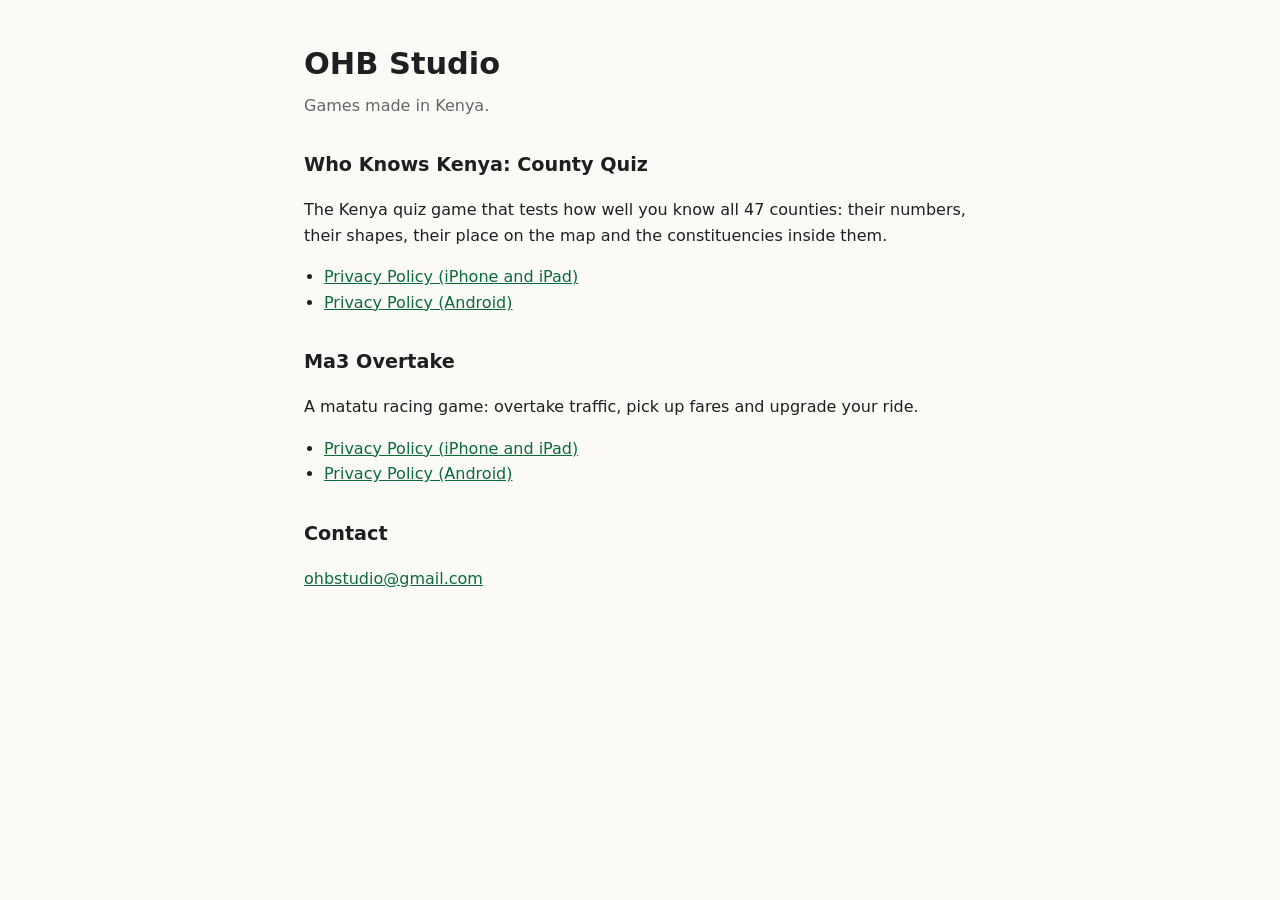
<file: index.html>
<!doctype html>
<html lang="en">
<head>
<meta charset="utf-8">
<meta name="viewport" content="width=device-width, initial-scale=1">
<title>OHB Studio</title>
<link rel="stylesheet" href="style.css">
</head>
<body>
<main>
<h1>OHB Studio</h1>
<p class="meta">Games made in Kenya.</p>

<h2>Who Knows Kenya: County Quiz</h2>
<p>The Kenya quiz game that tests how well you know all 47 counties: their numbers, their shapes, their place on the map and the constituencies inside them.</p>
<ul>
  <li><a href="privacy/">Privacy Policy (iPhone and iPad)</a></li>
  <li><a href="privacy/android/">Privacy Policy (Android)</a></li>
</ul>

<h2>Ma3 Overtake</h2>
<p>A matatu racing game: overtake traffic, pick up fares and upgrade your ride.</p>
<ul>
  <li><a href="policies/ma3-overtake/">Privacy Policy (iPhone and iPad)</a></li>
  <li><a href="policies/ma3-overtake/android/">Privacy Policy (Android)</a></li>
</ul>

<h2>Contact</h2>
<p><a href="mailto:ohbstudio@gmail.com">ohbstudio@gmail.com</a></p>
</main>
</body>
</html>
</file>
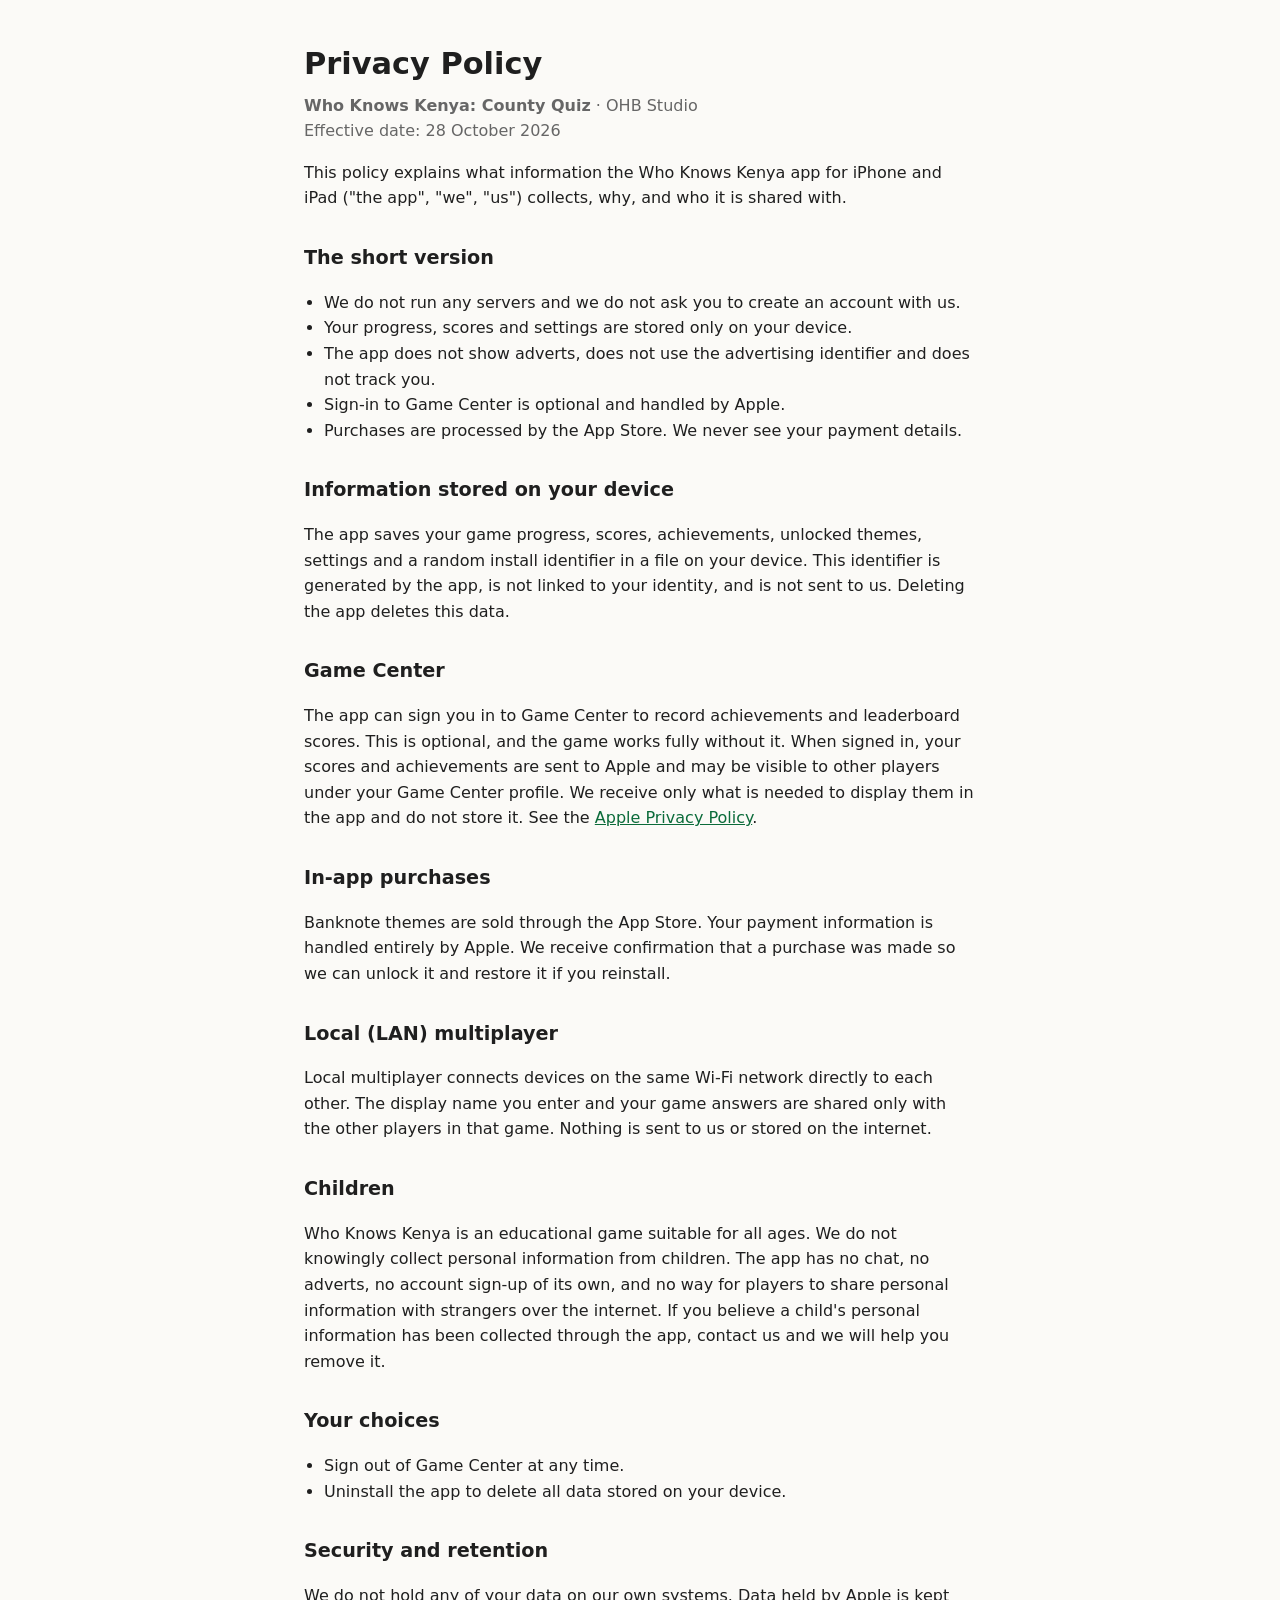
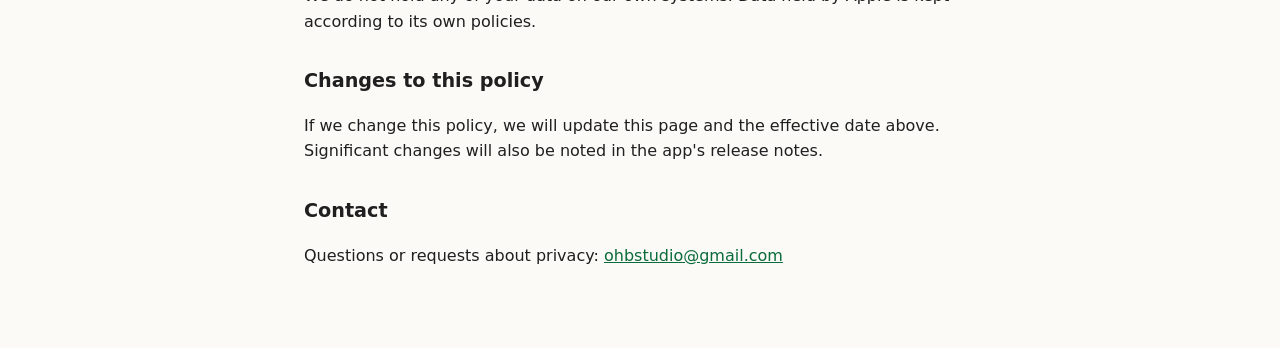
<file: privacy/index.html>
<!doctype html>
<html lang="en">
<head>
<meta charset="utf-8">
<meta name="viewport" content="width=device-width, initial-scale=1">
<title>Privacy Policy – Who Knows Kenya</title>
<link rel="stylesheet" href="../style.css">
</head>
<body>
<main>
<h1>Privacy Policy</h1>
<p class="meta"><strong>Who Knows Kenya: County Quiz</strong> · OHB Studio<br>Effective date: 28 October 2026</p>

<p>This policy explains what information the Who Knows Kenya app for iPhone and iPad ("the app", "we", "us") collects, why, and who it is shared with.</p>

<h2>The short version</h2>
<ul>
  <li>We do not run any servers and we do not ask you to create an account with us.</li>
  <li>Your progress, scores and settings are stored only on your device.</li>
  <li>The app does not show adverts, does not use the advertising identifier and does not track you.</li>
  <li>Sign-in to Game Center is optional and handled by Apple.</li>
  <li>Purchases are processed by the App Store. We never see your payment details.</li>
</ul>

<h2>Information stored on your device</h2>
<p>The app saves your game progress, scores, achievements, unlocked themes, settings and a random install identifier in a file on your device. This identifier is generated by the app, is not linked to your identity, and is not sent to us. Deleting the app deletes this data.</p>

<h2>Game Center</h2>
<p>The app can sign you in to Game Center to record achievements and leaderboard scores. This is optional, and the game works fully without it. When signed in, your scores and achievements are sent to Apple and may be visible to other players under your Game Center profile. We receive only what is needed to display them in the app and do not store it. See the <a href="https://www.apple.com/legal/privacy/">Apple Privacy Policy</a>.</p>

<h2>In-app purchases</h2>
<p>Banknote themes are sold through the App Store. Your payment information is handled entirely by Apple. We receive confirmation that a purchase was made so we can unlock it and restore it if you reinstall.</p>

<h2>Local (LAN) multiplayer</h2>
<p>Local multiplayer connects devices on the same Wi-Fi network directly to each other. The display name you enter and your game answers are shared only with the other players in that game. Nothing is sent to us or stored on the internet.</p>

<h2>Children</h2>
<p>Who Knows Kenya is an educational game suitable for all ages. We do not knowingly collect personal information from children. The app has no chat, no adverts, no account sign-up of its own, and no way for players to share personal information with strangers over the internet. If you believe a child's personal information has been collected through the app, contact us and we will help you remove it.</p>

<h2>Your choices</h2>
<ul>
  <li>Sign out of Game Center at any time.</li>
  <li>Uninstall the app to delete all data stored on your device.</li>
</ul>

<h2>Security and retention</h2>
<p>We do not hold any of your data on our own systems. Data held by Apple is kept according to its own policies.</p>

<h2>Changes to this policy</h2>
<p>If we change this policy, we will update this page and the effective date above. Significant changes will also be noted in the app's release notes.</p>

<h2>Contact</h2>
<p>Questions or requests about privacy: <a href="mailto:ohbstudio@gmail.com">ohbstudio@gmail.com</a></p>
</main>
</body>
</html>
</file>
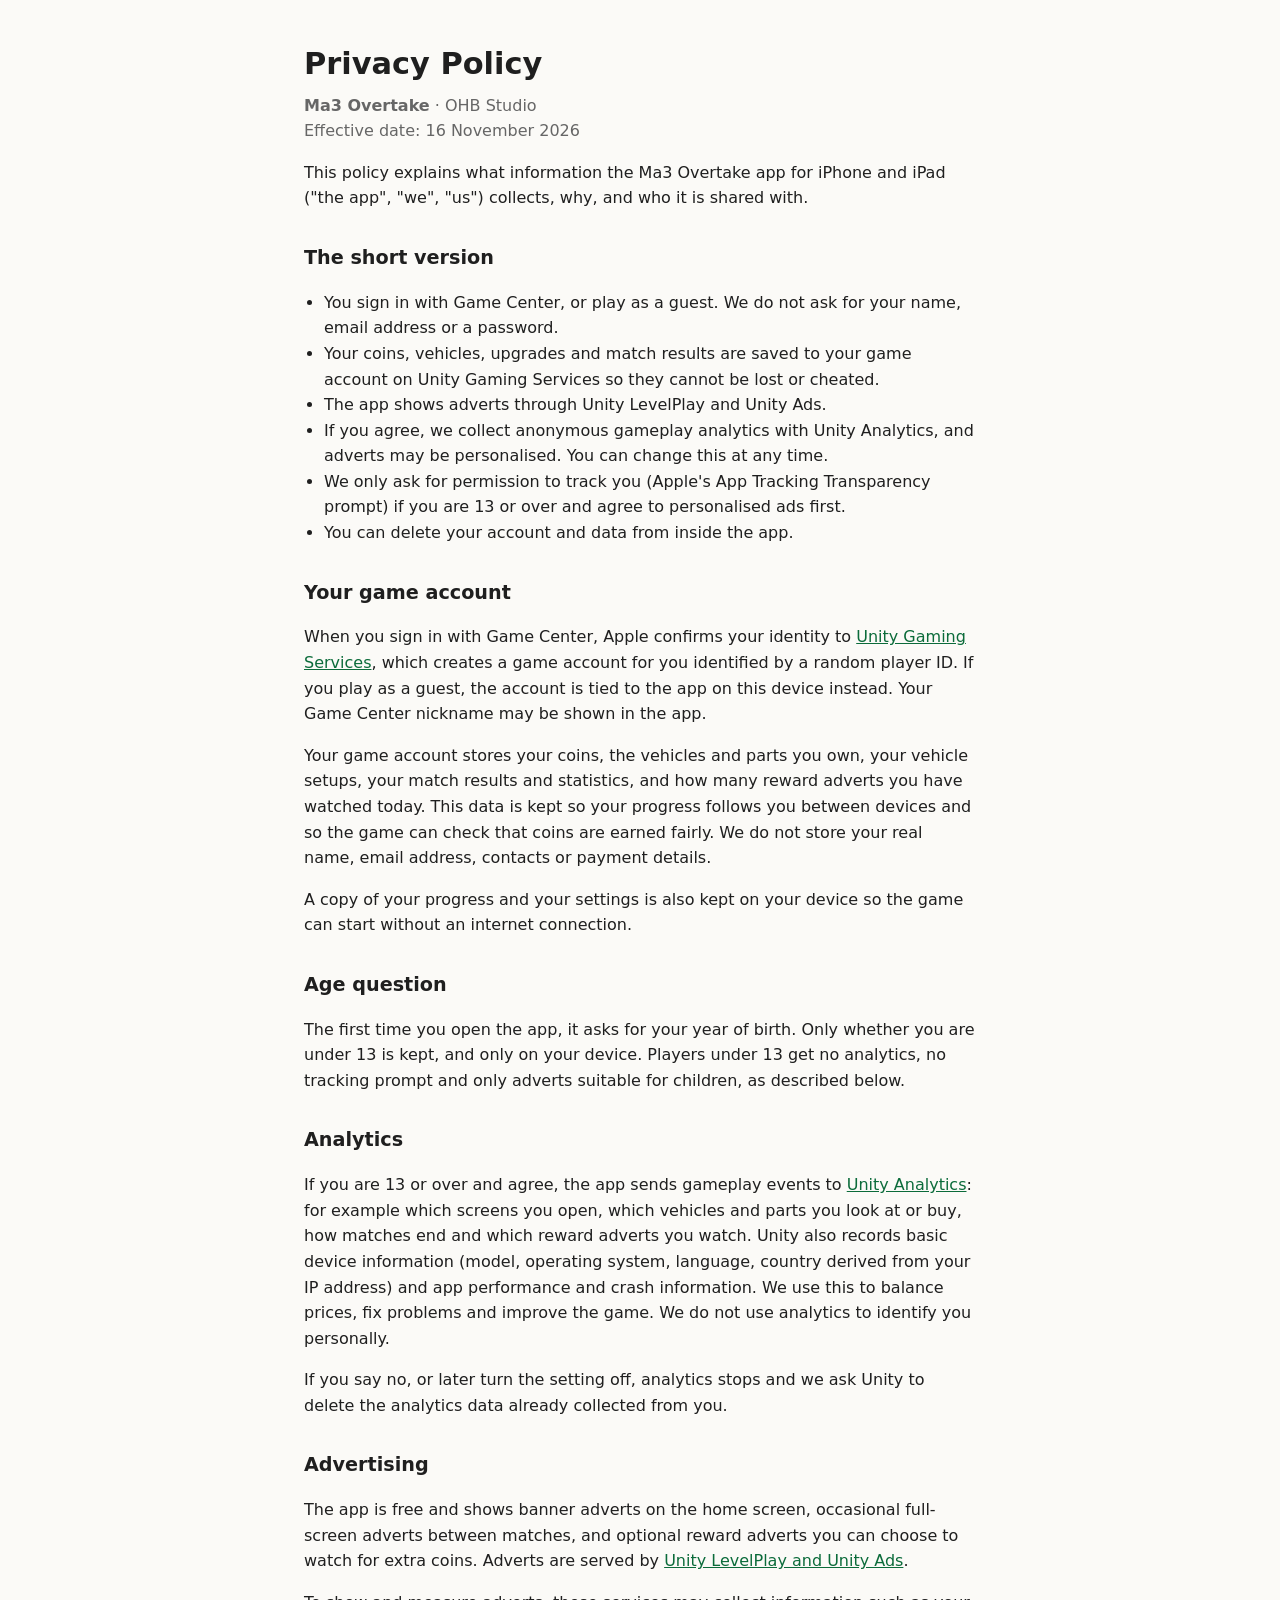
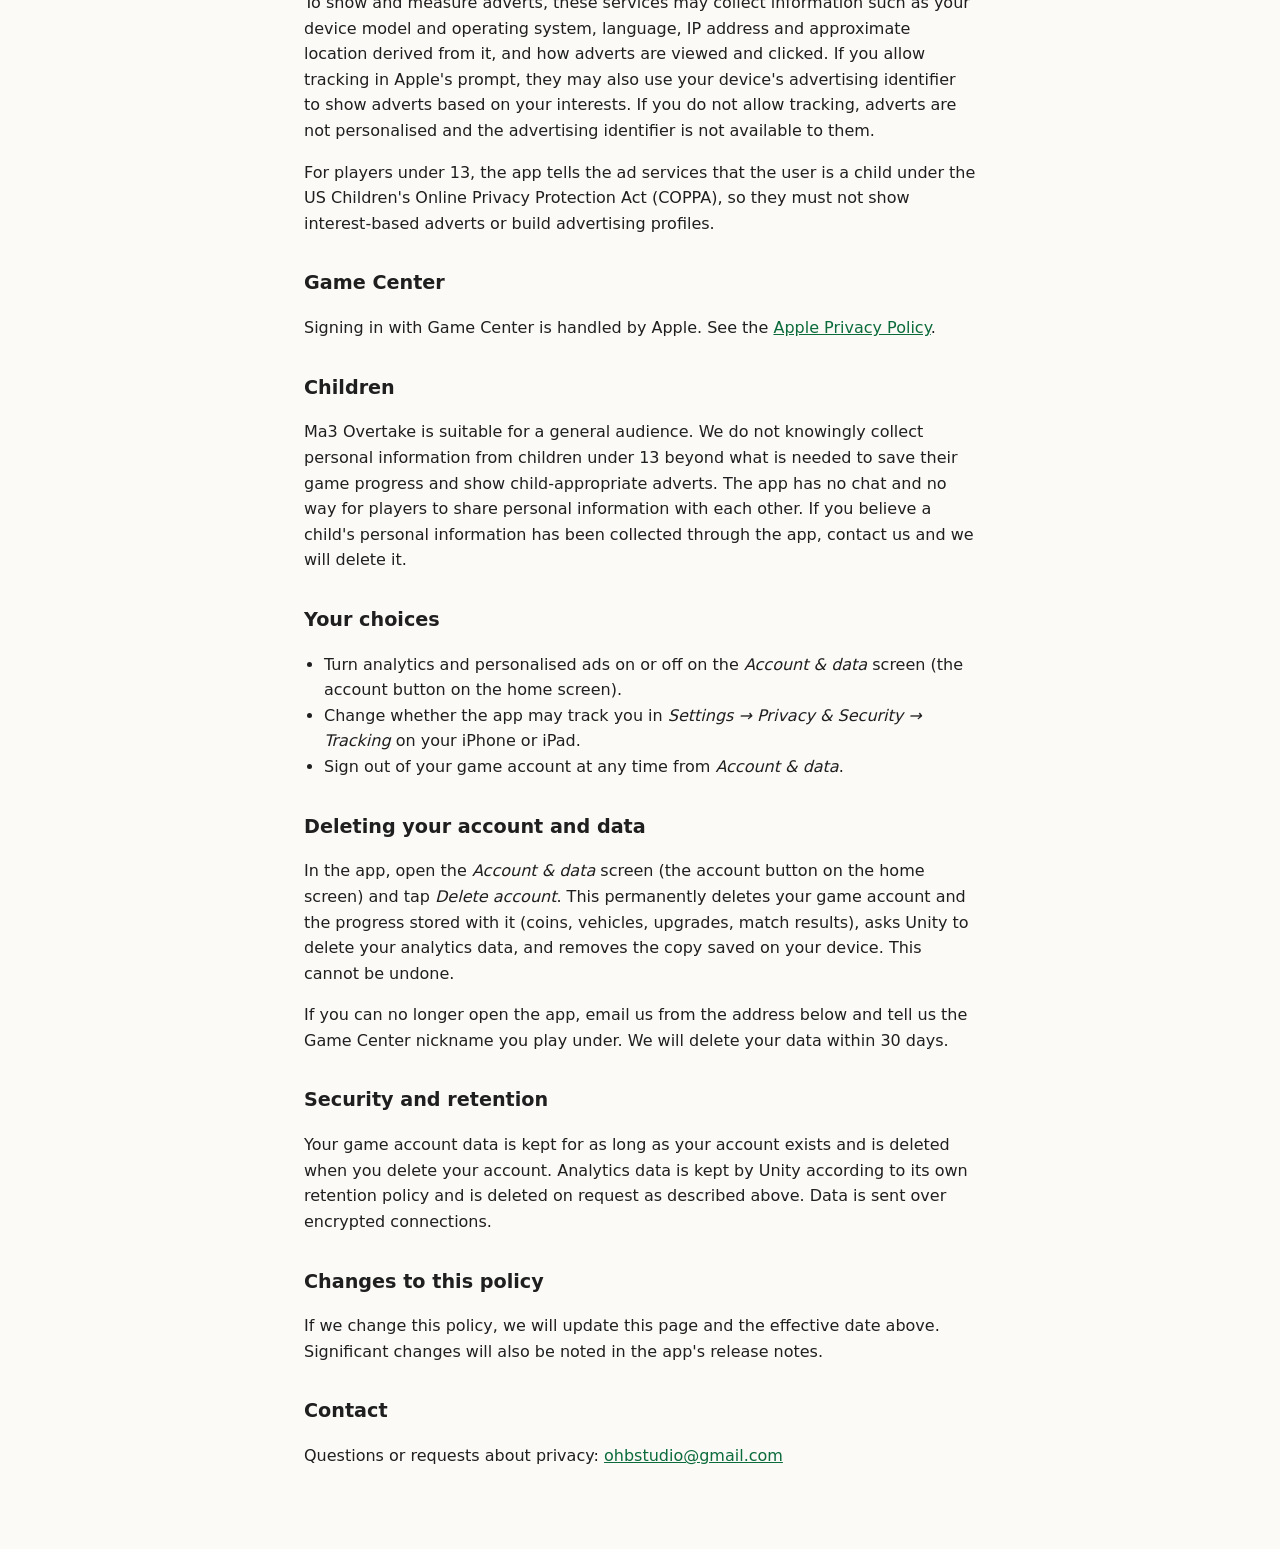
<file: ma3-overtake/privacy/index.html>
<!doctype html>
<html lang="en">
<head>
<meta charset="utf-8">
<meta name="viewport" content="width=device-width, initial-scale=1">
<title>Privacy Policy – Ma3 Overtake</title>
<link rel="stylesheet" href="../../style.css">
</head>
<body>
<main>
<h1>Privacy Policy</h1>
<p class="meta"><strong>Ma3 Overtake</strong> · OHB Studio<br>Effective date: 16 November 2026</p>

<p>This policy explains what information the Ma3 Overtake app for iPhone and iPad ("the app", "we", "us") collects, why, and who it is shared with.</p>

<h2>The short version</h2>
<ul>
  <li>You sign in with Game Center, or play as a guest. We do not ask for your name, email address or a password.</li>
  <li>Your coins, vehicles, upgrades and match results are saved to your game account on Unity Gaming Services so they cannot be lost or cheated.</li>
  <li>The app shows adverts through Unity LevelPlay and Unity Ads.</li>
  <li>If you agree, we collect anonymous gameplay analytics with Unity Analytics, and adverts may be personalised. You can change this at any time.</li>
  <li>We only ask for permission to track you (Apple's App Tracking Transparency prompt) if you are 13 or over and agree to personalised ads first.</li>
  <li>You can delete your account and data from inside the app.</li>
</ul>

<h2>Your game account</h2>
<p>When you sign in with Game Center, Apple confirms your identity to <a href="https://unity.com/legal/privacy-policy">Unity Gaming Services</a>, which creates a game account for you identified by a random player ID. If you play as a guest, the account is tied to the app on this device instead. Your Game Center nickname may be shown in the app.</p>
<p>Your game account stores your coins, the vehicles and parts you own, your vehicle setups, your match results and statistics, and how many reward adverts you have watched today. This data is kept so your progress follows you between devices and so the game can check that coins are earned fairly. We do not store your real name, email address, contacts or payment details.</p>
<p>A copy of your progress and your settings is also kept on your device so the game can start without an internet connection.</p>

<h2>Age question</h2>
<p>The first time you open the app, it asks for your year of birth. Only whether you are under 13 is kept, and only on your device. Players under 13 get no analytics, no tracking prompt and only adverts suitable for children, as described below.</p>

<h2>Analytics</h2>
<p>If you are 13 or over and agree, the app sends gameplay events to <a href="https://unity.com/legal/privacy-policy">Unity Analytics</a>: for example which screens you open, which vehicles and parts you look at or buy, how matches end and which reward adverts you watch. Unity also records basic device information (model, operating system, language, country derived from your IP address) and app performance and crash information. We use this to balance prices, fix problems and improve the game. We do not use analytics to identify you personally.</p>
<p>If you say no, or later turn the setting off, analytics stops and we ask Unity to delete the analytics data already collected from you.</p>

<h2>Advertising</h2>
<p>The app is free and shows banner adverts on the home screen, occasional full-screen adverts between matches, and optional reward adverts you can choose to watch for extra coins. Adverts are served by <a href="https://unity.com/legal/privacy-policy">Unity LevelPlay and Unity Ads</a>.</p>
<p>To show and measure adverts, these services may collect information such as your device model and operating system, language, IP address and approximate location derived from it, and how adverts are viewed and clicked. If you allow tracking in Apple's prompt, they may also use your device's advertising identifier to show adverts based on your interests. If you do not allow tracking, adverts are not personalised and the advertising identifier is not available to them.</p>
<p>For players under 13, the app tells the ad services that the user is a child under the US Children's Online Privacy Protection Act (COPPA), so they must not show interest-based adverts or build advertising profiles.</p>

<h2>Game Center</h2>
<p>Signing in with Game Center is handled by Apple. See the <a href="https://www.apple.com/legal/privacy/">Apple Privacy Policy</a>.</p>

<h2>Children</h2>
<p>Ma3 Overtake is suitable for a general audience. We do not knowingly collect personal information from children under 13 beyond what is needed to save their game progress and show child-appropriate adverts. The app has no chat and no way for players to share personal information with each other. If you believe a child's personal information has been collected through the app, contact us and we will delete it.</p>

<h2>Your choices</h2>
<ul>
  <li>Turn analytics and personalised ads on or off on the <em>Account &amp; data</em> screen (the account button on the home screen).</li>
  <li>Change whether the app may track you in <em>Settings → Privacy &amp; Security → Tracking</em> on your iPhone or iPad.</li>
  <li>Sign out of your game account at any time from <em>Account &amp; data</em>.</li>
</ul>

<h2 id="delete">Deleting your account and data</h2>
<p>In the app, open the <em>Account &amp; data</em> screen (the account button on the home screen) and tap <em>Delete account</em>. This permanently deletes your game account and the progress stored with it (coins, vehicles, upgrades, match results), asks Unity to delete your analytics data, and removes the copy saved on your device. This cannot be undone.</p>
<p>If you can no longer open the app, email us from the address below and tell us the Game Center nickname you play under. We will delete your data within 30 days.</p>

<h2>Security and retention</h2>
<p>Your game account data is kept for as long as your account exists and is deleted when you delete your account. Analytics data is kept by Unity according to its own retention policy and is deleted on request as described above. Data is sent over encrypted connections.</p>

<h2>Changes to this policy</h2>
<p>If we change this policy, we will update this page and the effective date above. Significant changes will also be noted in the app's release notes.</p>

<h2>Contact</h2>
<p>Questions or requests about privacy: <a href="mailto:ohbstudio@gmail.com">ohbstudio@gmail.com</a></p>
</main>
</body>
</html>
</file>
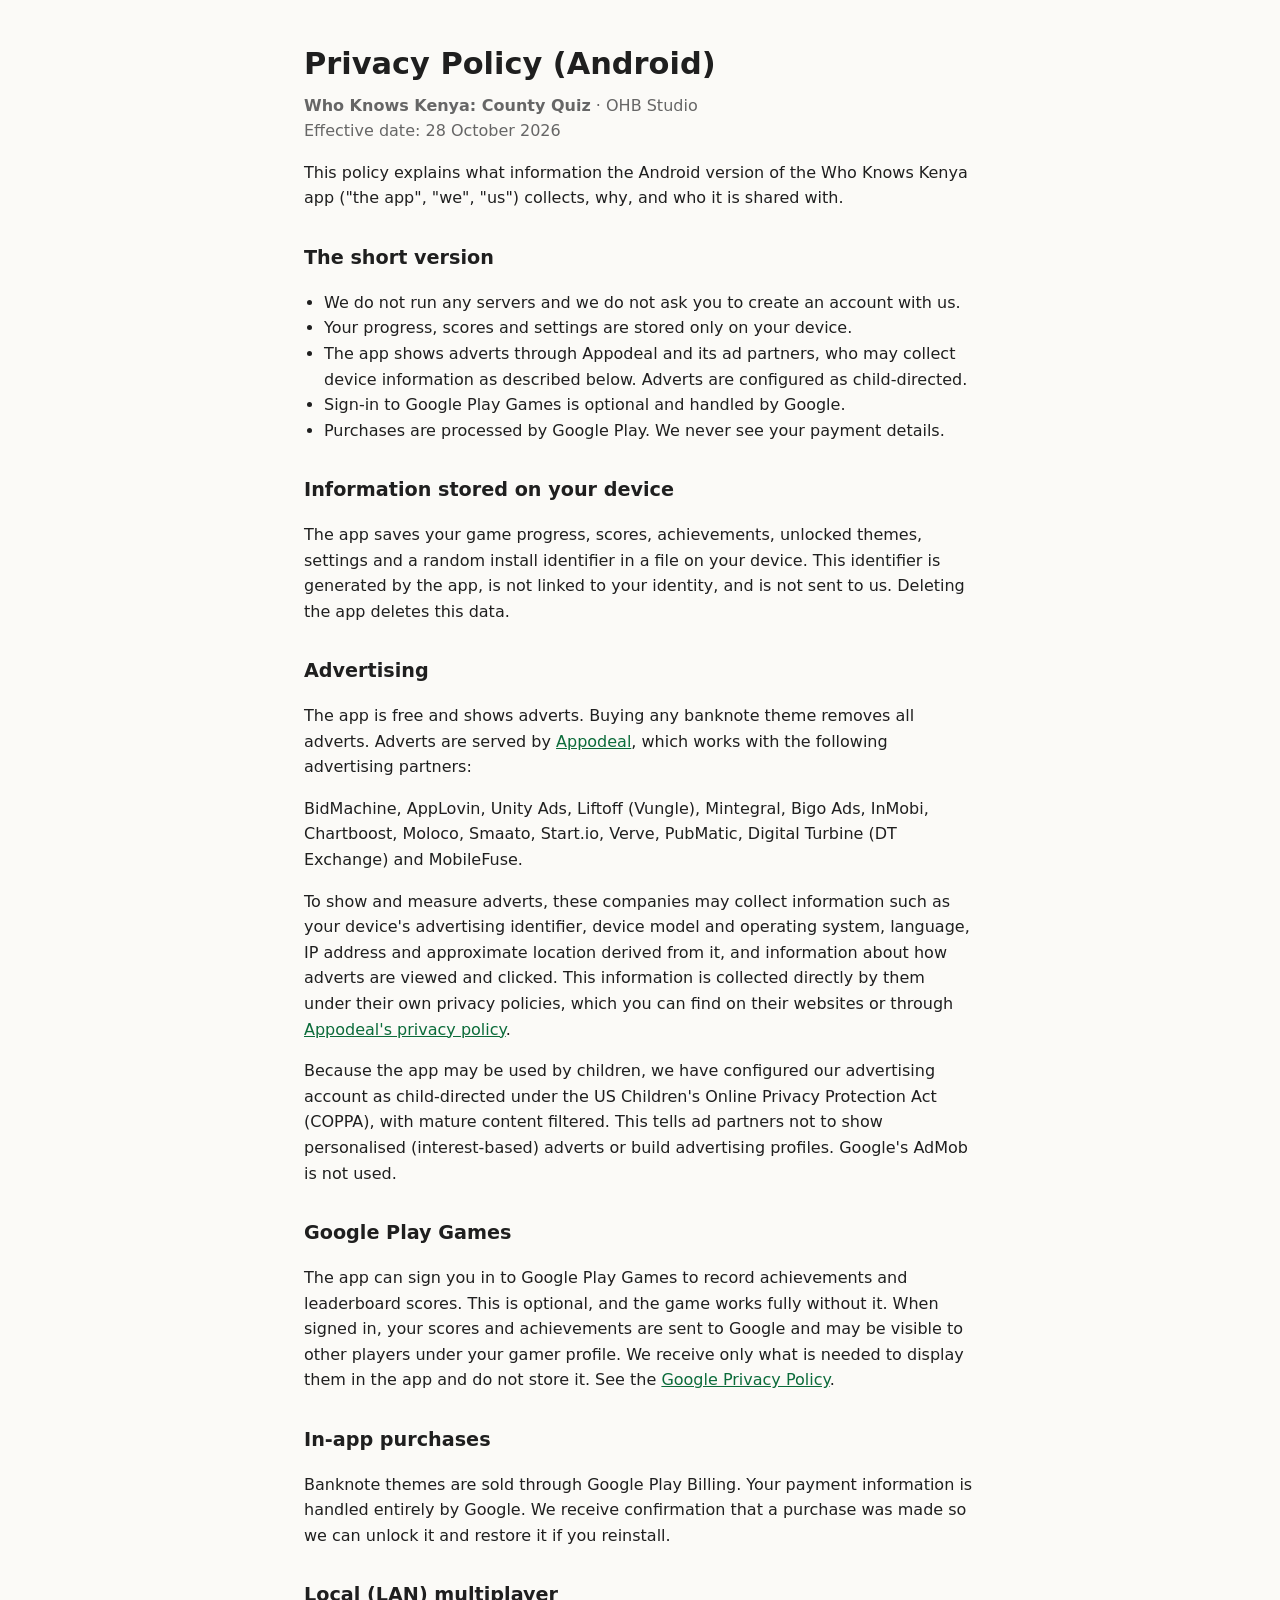
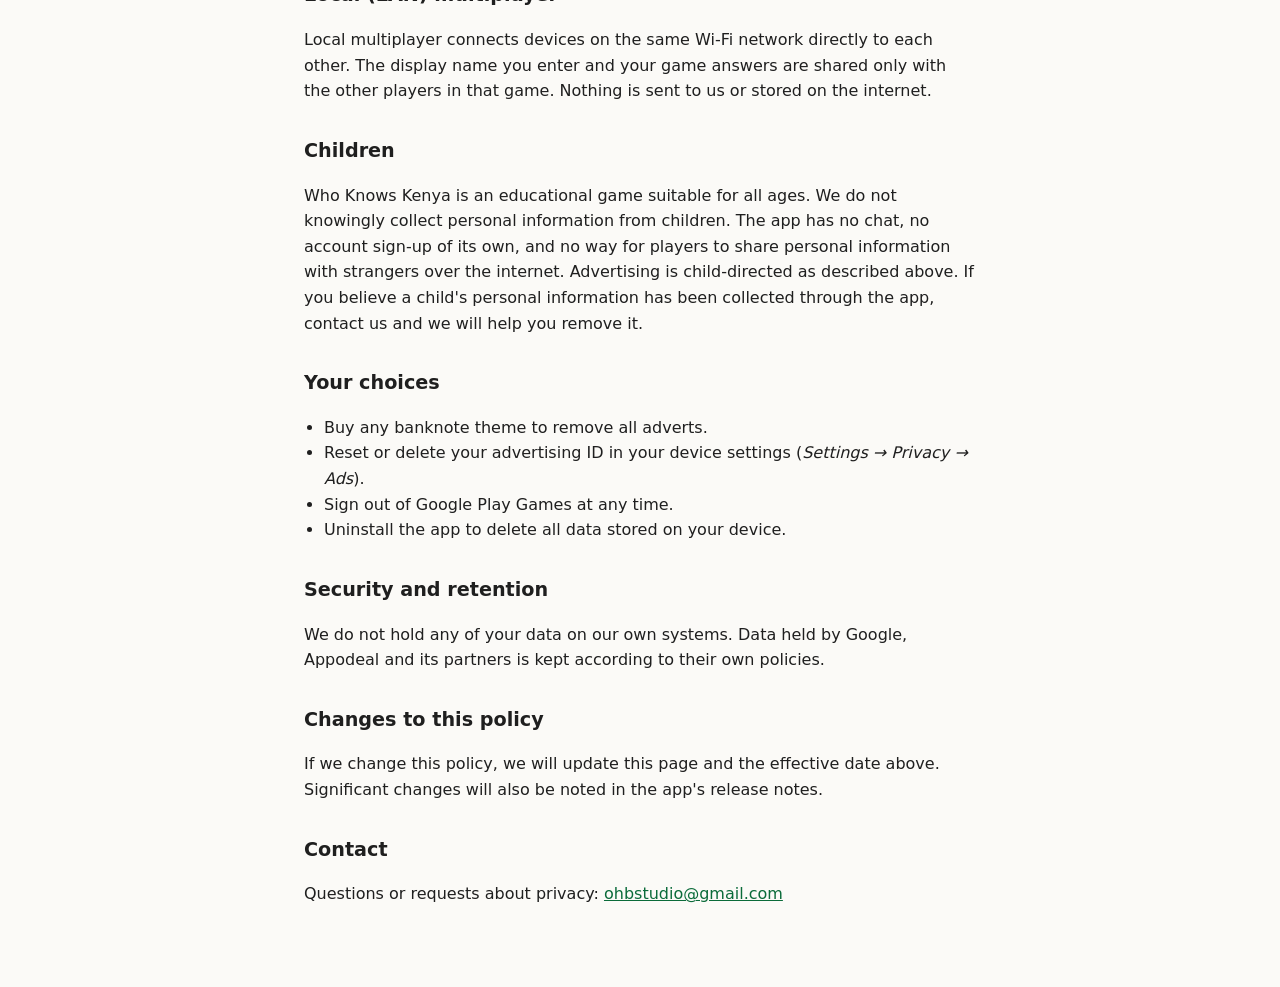
<file: privacy/android/index.html>
<!doctype html>
<html lang="en">
<head>
<meta charset="utf-8">
<meta name="viewport" content="width=device-width, initial-scale=1">
<title>Privacy Policy (Android) – Who Knows Kenya</title>
<link rel="stylesheet" href="../../style.css">
</head>
<body>
<main>
<h1>Privacy Policy (Android)</h1>
<p class="meta"><strong>Who Knows Kenya: County Quiz</strong> · OHB Studio<br>Effective date: 28 October 2026</p>

<p>This policy explains what information the Android version of the Who Knows Kenya app ("the app", "we", "us") collects, why, and who it is shared with.</p>

<h2>The short version</h2>
<ul>
  <li>We do not run any servers and we do not ask you to create an account with us.</li>
  <li>Your progress, scores and settings are stored only on your device.</li>
  <li>The app shows adverts through Appodeal and its ad partners, who may collect device information as described below. Adverts are configured as child-directed.</li>
  <li>Sign-in to Google Play Games is optional and handled by Google.</li>
  <li>Purchases are processed by Google Play. We never see your payment details.</li>
</ul>

<h2>Information stored on your device</h2>
<p>The app saves your game progress, scores, achievements, unlocked themes, settings and a random install identifier in a file on your device. This identifier is generated by the app, is not linked to your identity, and is not sent to us. Deleting the app deletes this data.</p>

<h2>Advertising</h2>
<p>The app is free and shows adverts. Buying any banknote theme removes all adverts. Adverts are served by <a href="https://appodeal.com/privacy-policy/">Appodeal</a>, which works with the following advertising partners:</p>
<p class="partners">BidMachine, AppLovin, Unity Ads, Liftoff (Vungle), Mintegral, Bigo Ads, InMobi, Chartboost, Moloco, Smaato, Start.io, Verve, PubMatic, Digital Turbine (DT Exchange) and MobileFuse.</p>
<p>To show and measure adverts, these companies may collect information such as your device's advertising identifier, device model and operating system, language, IP address and approximate location derived from it, and information about how adverts are viewed and clicked. This information is collected directly by them under their own privacy policies, which you can find on their websites or through <a href="https://appodeal.com/privacy-policy/">Appodeal's privacy policy</a>.</p>
<p>Because the app may be used by children, we have configured our advertising account as child-directed under the US Children's Online Privacy Protection Act (COPPA), with mature content filtered. This tells ad partners not to show personalised (interest-based) adverts or build advertising profiles. Google's AdMob is not used.</p>

<h2>Google Play Games</h2>
<p>The app can sign you in to Google Play Games to record achievements and leaderboard scores. This is optional, and the game works fully without it. When signed in, your scores and achievements are sent to Google and may be visible to other players under your gamer profile. We receive only what is needed to display them in the app and do not store it. See the <a href="https://policies.google.com/privacy">Google Privacy Policy</a>.</p>

<h2>In-app purchases</h2>
<p>Banknote themes are sold through Google Play Billing. Your payment information is handled entirely by Google. We receive confirmation that a purchase was made so we can unlock it and restore it if you reinstall.</p>

<h2>Local (LAN) multiplayer</h2>
<p>Local multiplayer connects devices on the same Wi-Fi network directly to each other. The display name you enter and your game answers are shared only with the other players in that game. Nothing is sent to us or stored on the internet.</p>

<h2>Children</h2>
<p>Who Knows Kenya is an educational game suitable for all ages. We do not knowingly collect personal information from children. The app has no chat, no account sign-up of its own, and no way for players to share personal information with strangers over the internet. Advertising is child-directed as described above. If you believe a child's personal information has been collected through the app, contact us and we will help you remove it.</p>

<h2>Your choices</h2>
<ul>
  <li>Buy any banknote theme to remove all adverts.</li>
  <li>Reset or delete your advertising ID in your device settings (<em>Settings → Privacy → Ads</em>).</li>
  <li>Sign out of Google Play Games at any time.</li>
  <li>Uninstall the app to delete all data stored on your device.</li>
</ul>

<h2>Security and retention</h2>
<p>We do not hold any of your data on our own systems. Data held by Google, Appodeal and its partners is kept according to their own policies.</p>

<h2>Changes to this policy</h2>
<p>If we change this policy, we will update this page and the effective date above. Significant changes will also be noted in the app's release notes.</p>

<h2>Contact</h2>
<p>Questions or requests about privacy: <a href="mailto:ohbstudio@gmail.com">ohbstudio@gmail.com</a></p>
</main>
</body>
</html>
</file>
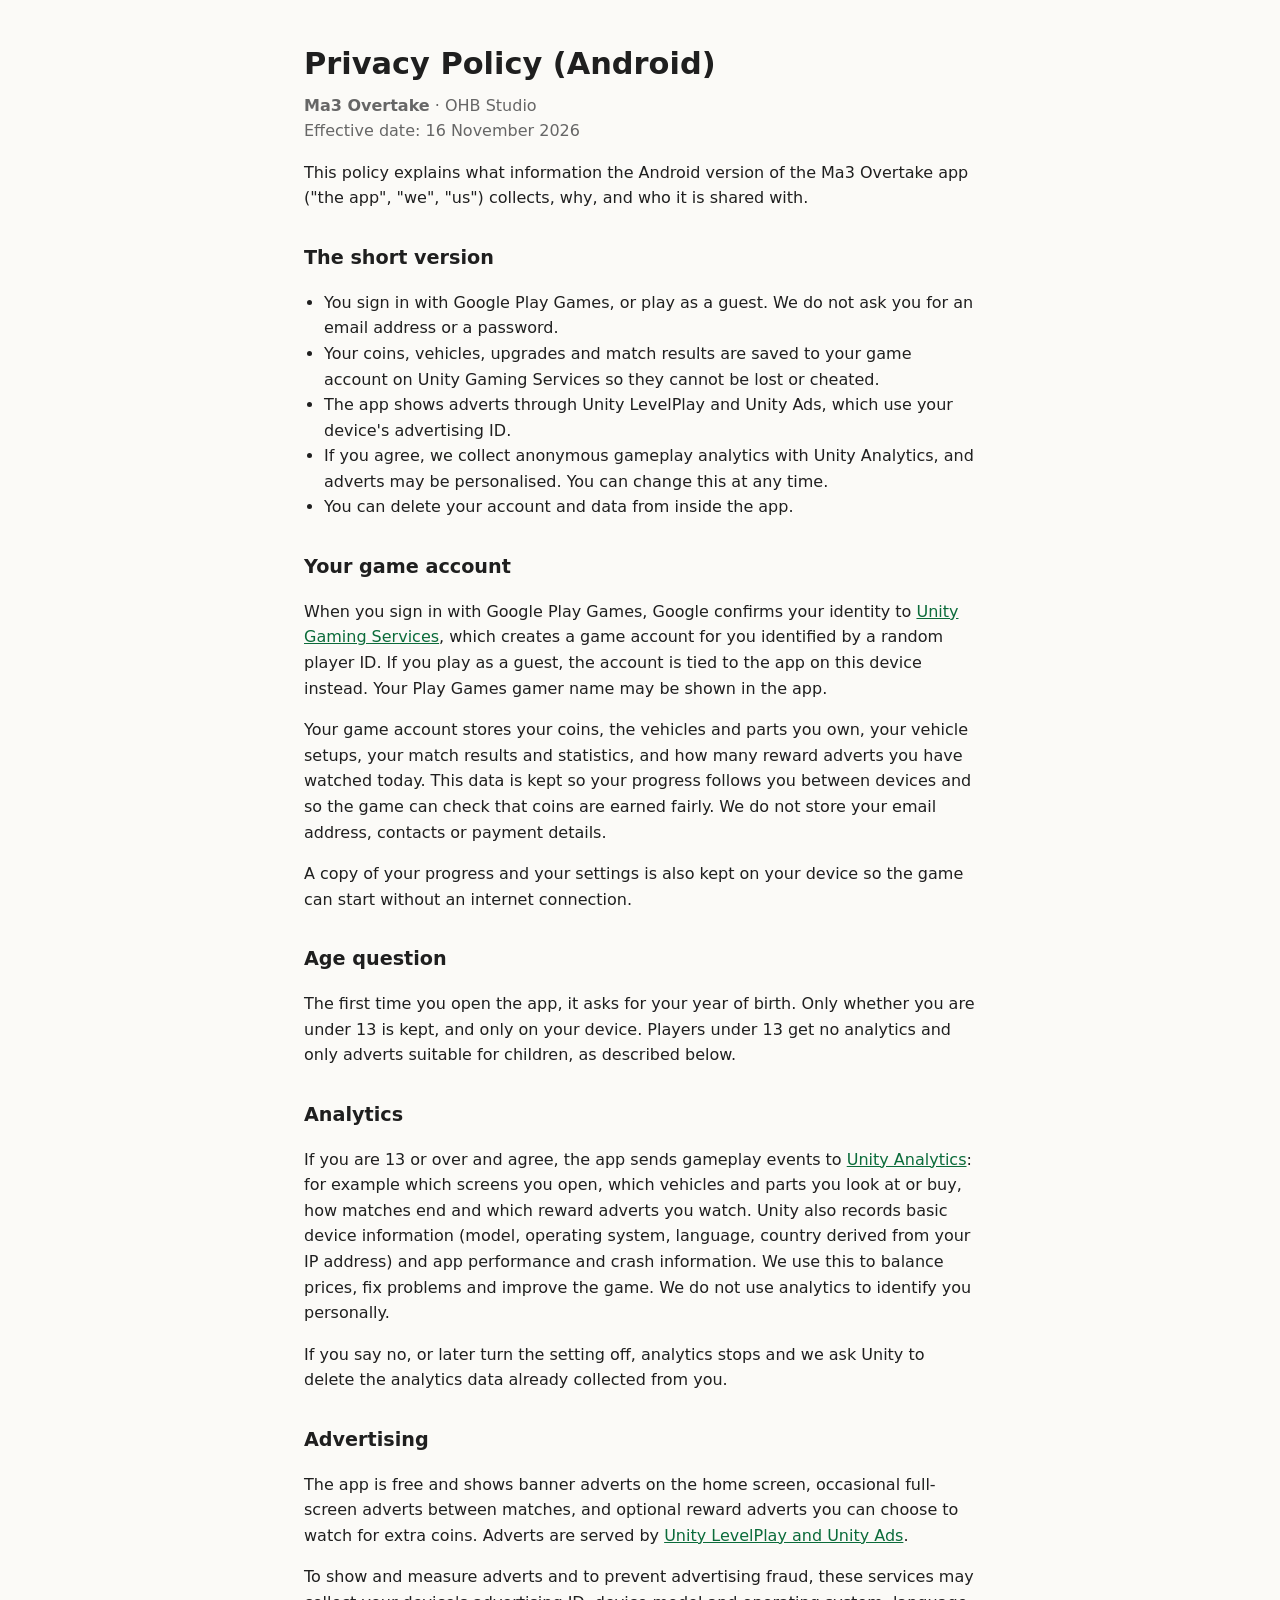
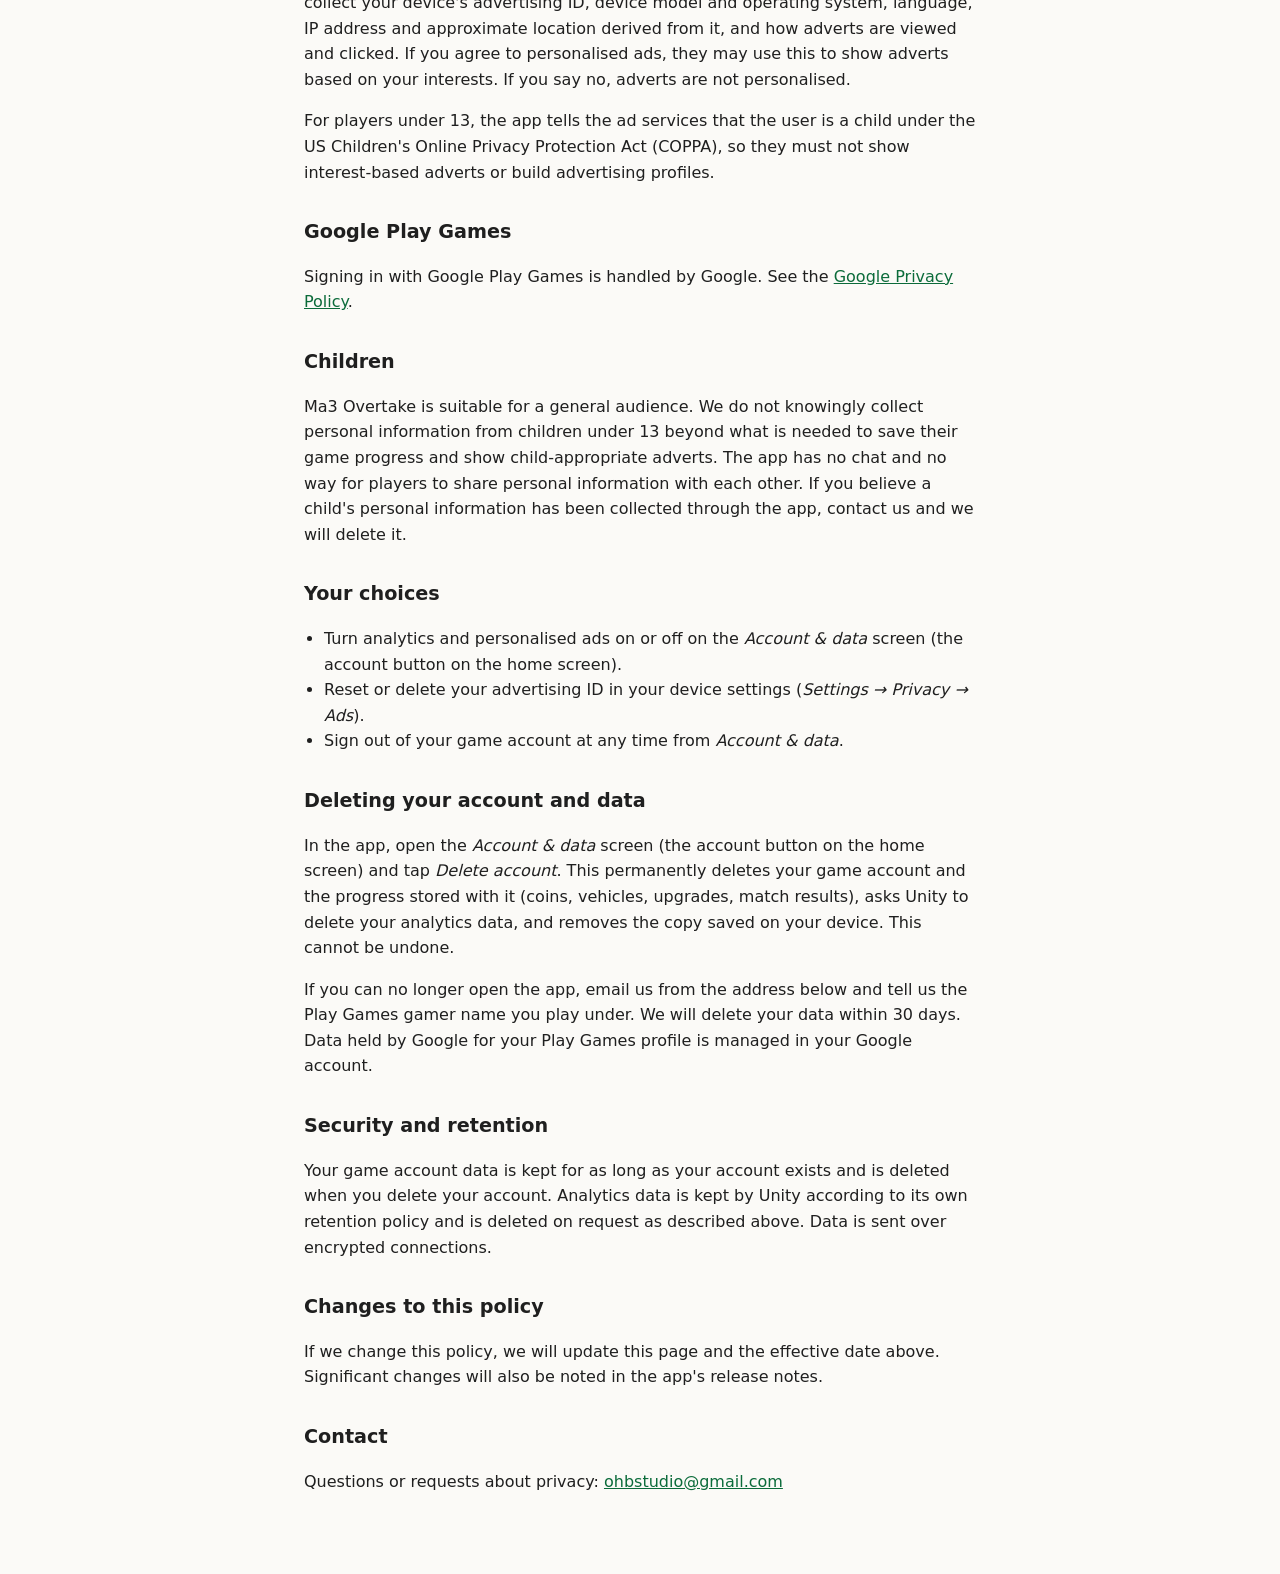
<file: ma3-overtake/privacy/android/index.html>
<!doctype html>
<html lang="en">
<head>
<meta charset="utf-8">
<meta name="viewport" content="width=device-width, initial-scale=1">
<title>Privacy Policy (Android) – Ma3 Overtake</title>
<link rel="stylesheet" href="../../../style.css">
</head>
<body>
<main>
<h1>Privacy Policy (Android)</h1>
<p class="meta"><strong>Ma3 Overtake</strong> · OHB Studio<br>Effective date: 16 November 2026</p>

<p>This policy explains what information the Android version of the Ma3 Overtake app ("the app", "we", "us") collects, why, and who it is shared with.</p>

<h2>The short version</h2>
<ul>
  <li>You sign in with Google Play Games, or play as a guest. We do not ask you for an email address or a password.</li>
  <li>Your coins, vehicles, upgrades and match results are saved to your game account on Unity Gaming Services so they cannot be lost or cheated.</li>
  <li>The app shows adverts through Unity LevelPlay and Unity Ads, which use your device's advertising ID.</li>
  <li>If you agree, we collect anonymous gameplay analytics with Unity Analytics, and adverts may be personalised. You can change this at any time.</li>
  <li>You can delete your account and data from inside the app.</li>
</ul>

<h2>Your game account</h2>
<p>When you sign in with Google Play Games, Google confirms your identity to <a href="https://unity.com/legal/privacy-policy">Unity Gaming Services</a>, which creates a game account for you identified by a random player ID. If you play as a guest, the account is tied to the app on this device instead. Your Play Games gamer name may be shown in the app.</p>
<p>Your game account stores your coins, the vehicles and parts you own, your vehicle setups, your match results and statistics, and how many reward adverts you have watched today. This data is kept so your progress follows you between devices and so the game can check that coins are earned fairly. We do not store your email address, contacts or payment details.</p>
<p>A copy of your progress and your settings is also kept on your device so the game can start without an internet connection.</p>

<h2>Age question</h2>
<p>The first time you open the app, it asks for your year of birth. Only whether you are under 13 is kept, and only on your device. Players under 13 get no analytics and only adverts suitable for children, as described below.</p>

<h2>Analytics</h2>
<p>If you are 13 or over and agree, the app sends gameplay events to <a href="https://unity.com/legal/privacy-policy">Unity Analytics</a>: for example which screens you open, which vehicles and parts you look at or buy, how matches end and which reward adverts you watch. Unity also records basic device information (model, operating system, language, country derived from your IP address) and app performance and crash information. We use this to balance prices, fix problems and improve the game. We do not use analytics to identify you personally.</p>
<p>If you say no, or later turn the setting off, analytics stops and we ask Unity to delete the analytics data already collected from you.</p>

<h2>Advertising</h2>
<p>The app is free and shows banner adverts on the home screen, occasional full-screen adverts between matches, and optional reward adverts you can choose to watch for extra coins. Adverts are served by <a href="https://unity.com/legal/privacy-policy">Unity LevelPlay and Unity Ads</a>.</p>
<p>To show and measure adverts and to prevent advertising fraud, these services may collect your device's advertising ID, device model and operating system, language, IP address and approximate location derived from it, and how adverts are viewed and clicked. If you agree to personalised ads, they may use this to show adverts based on your interests. If you say no, adverts are not personalised.</p>
<p>For players under 13, the app tells the ad services that the user is a child under the US Children's Online Privacy Protection Act (COPPA), so they must not show interest-based adverts or build advertising profiles.</p>

<h2>Google Play Games</h2>
<p>Signing in with Google Play Games is handled by Google. See the <a href="https://policies.google.com/privacy">Google Privacy Policy</a>.</p>

<h2>Children</h2>
<p>Ma3 Overtake is suitable for a general audience. We do not knowingly collect personal information from children under 13 beyond what is needed to save their game progress and show child-appropriate adverts. The app has no chat and no way for players to share personal information with each other. If you believe a child's personal information has been collected through the app, contact us and we will delete it.</p>

<h2>Your choices</h2>
<ul>
  <li>Turn analytics and personalised ads on or off on the <em>Account &amp; data</em> screen (the account button on the home screen).</li>
  <li>Reset or delete your advertising ID in your device settings (<em>Settings → Privacy → Ads</em>).</li>
  <li>Sign out of your game account at any time from <em>Account &amp; data</em>.</li>
</ul>

<h2 id="delete">Deleting your account and data</h2>
<p>In the app, open the <em>Account &amp; data</em> screen (the account button on the home screen) and tap <em>Delete account</em>. This permanently deletes your game account and the progress stored with it (coins, vehicles, upgrades, match results), asks Unity to delete your analytics data, and removes the copy saved on your device. This cannot be undone.</p>
<p>If you can no longer open the app, email us from the address below and tell us the Play Games gamer name you play under. We will delete your data within 30 days. Data held by Google for your Play Games profile is managed in your Google account.</p>

<h2>Security and retention</h2>
<p>Your game account data is kept for as long as your account exists and is deleted when you delete your account. Analytics data is kept by Unity according to its own retention policy and is deleted on request as described above. Data is sent over encrypted connections.</p>

<h2>Changes to this policy</h2>
<p>If we change this policy, we will update this page and the effective date above. Significant changes will also be noted in the app's release notes.</p>

<h2>Contact</h2>
<p>Questions or requests about privacy: <a href="mailto:ohbstudio@gmail.com">ohbstudio@gmail.com</a></p>
</main>
</body>
</html>
</file>
<file: style.css>
:root { color-scheme: light dark; --bg: #fbfaf7; --fg: #1f1f1f; --muted: #666; --link: #0b6b3a; }
@media (prefers-color-scheme: dark) { :root { --bg: #141414; --fg: #e8e6e1; --muted: #9a9a9a; --link: #5fc98e; } }
body { margin: 0; background: var(--bg); color: var(--fg); font: 16px/1.6 system-ui, -apple-system, "Segoe UI", Roboto, sans-serif; }
main { max-width: 42rem; margin: 0 auto; padding: 2.5rem 1rem 4rem; }
h1 { margin: 0 0 .25rem; font-size: 1.9rem; }
h2 { margin-top: 2rem; font-size: 1.2rem; }
.meta { color: var(--muted); margin-top: 0; }
a { color: var(--link); }
ul { padding-left: 1.25rem; }
</file>
